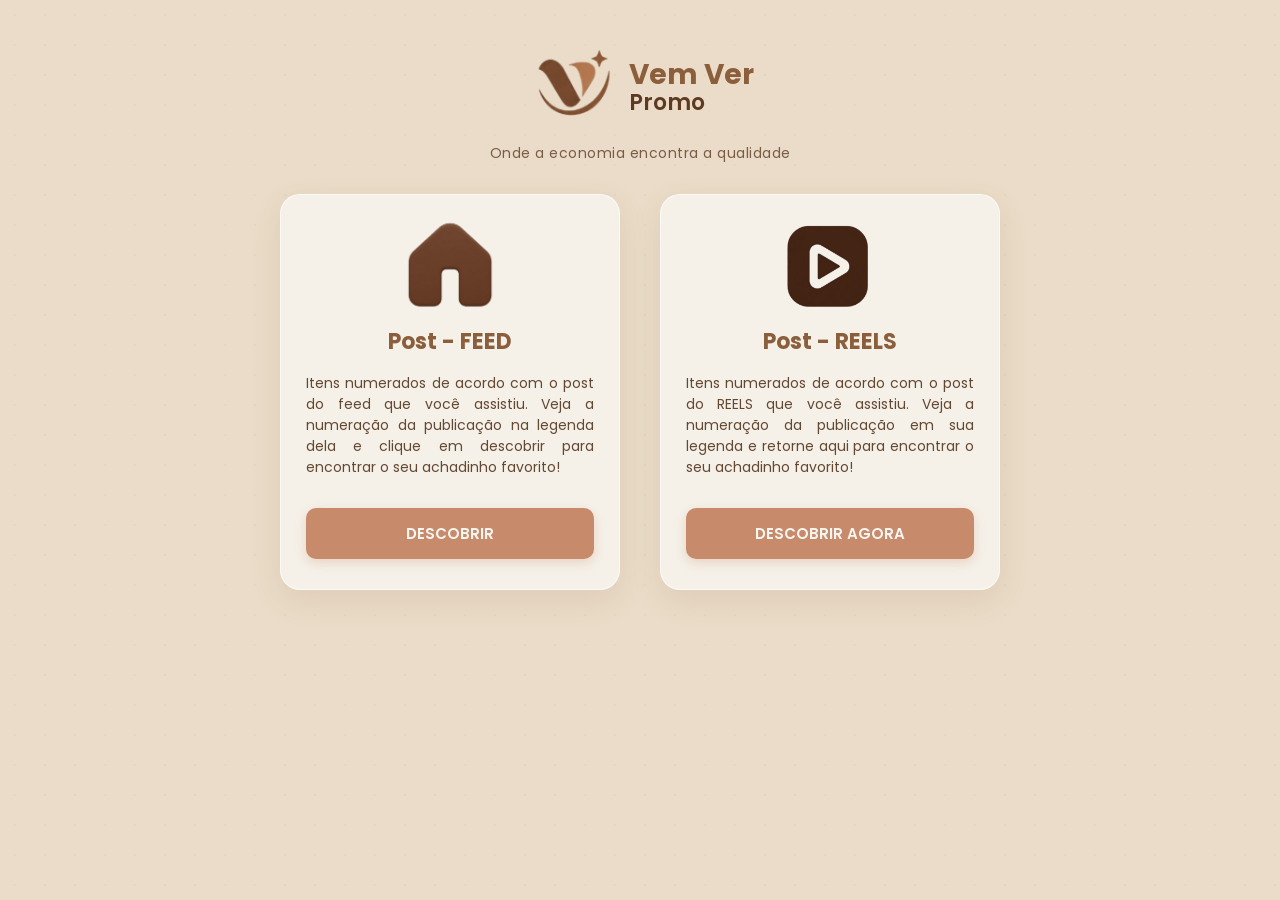
<file: index.html>
<!DOCTYPE html>
<html lang="pt-BR">
<head>
    <meta charset="UTF-8">
    <meta name="viewport" content="width=device-width, initial-scale=1.0">
    <title>Vem Ver Promo - Início</title>
    <!-- Importando a fonte Poppins para um visual moderno -->
    <link href="https://fonts.googleapis.com/css2?family=Poppins:wght@300;400;500;600;700&display=swap" rel="stylesheet">
    <style>
        * {
            margin: 0;
            padding: 0;
            box-sizing: border-box;
            font-family: 'Poppins', sans-serif;
        }

        body {
            background-color: #EADCC8; /* Bege Areia */
            color: #4A3525;
            min-height: 100vh;
            display: flex;
            flex-direction: column;
            align-items: center;
            justify-content: flex-start;
            padding: 40px 20px;
            overflow-x: hidden;
            position: relative;
        }

        /* Elementos decorativos de fundo subtis */
        body::before {
            content: '';
            position: absolute;
            width: 100%;
            height: 100%;
            top: 0;
            left: 0;
            background-image: radial-gradient(#8B5E3C 0.75px, transparent 0.75px);
            background-size: 30px 30px;
            opacity: 0.05;
            z-index: -1;
        }

        /* Cabeçalho / Logo */
        header {
            text-align: center;
            margin-bottom: 30px;
        }

        .logo-container {
            display: flex;
            align-items: center;
            justify-content: center;
            gap: 12px;
            margin-bottom: 8px;
        }

        .logo-text {
            font-size: 28px;
            font-weight: 700;
            color: #8B5E3C;
            line-height: 1.1;
            text-align: left;
        }

        .logo-text span {
            display: block;
            font-size: 22px;
            font-weight: 600;
            color: #5D3A20;
        }

        .slogan {
            font-size: 14px;
            color: #7A5C46;
            font-weight: 400;
            letter-spacing: 0.5px;
        }

        /* Container dos Cards - ajustado para 2 cards */
        .cards-container {
            display: flex;
            gap: 40px; /* Aumentei um pouco o espaço entre os 2 cards */
            max-width: 720px; /* Largura máxima para 2 cartões lado a lado */
            width: 100%;
            justify-content: center;
            flex-wrap: wrap;
            margin-bottom: 20px;
        }

        /* Estilo Individual dos Cards */
        .card {
            background: rgba(247, 245, 239, 0.85); /* Off white translúcido */
            border: 1px solid rgba(255, 255, 255, 0.6);
            backdrop-filter: blur(10px);
            border-radius: 20px;
            padding: 30px 25px;
            width: 340px; /* Ligeiramente mais largos para melhor preenchimento */
            text-align: center;
            box-shadow: 0 10px 30px rgba(139, 94, 60, 0.12);
            transition: transform 0.3s ease, box-shadow 0.3s ease;
            display: flex;
            flex-direction: column;
            justify-content: space-between;
        }

        .card:hover {
            transform: translateY(-8px);
            box-shadow: 0 15px 35px rgba(139, 94, 60, 0.2);
        }

        .card-icon {
            font-size: 50px; /* Ícones ligeiramente maiores */
            margin-bottom: 20px;
            height: 80px;
            display: flex;
            align-items: center;
            justify-content: center;
        }

        .card h2 {
            font-size: 22px;
            font-weight: 700;
            color: #8B5E3C;
            margin-bottom: 15px;
        }

        .card p {
            font-size: 14px;
            color: #634832;
            margin-bottom: 30px;
            line-height: 1.5;
        }

        /* Botões */
        .card-btn {
            background-color: #C78A6B; /* Terracotta Suave */
            color: #F7F5EF;
            border: none;
            padding: 14px 24px;
            border-radius: 10px;
            font-weight: 600;
            font-size: 15px;
            cursor: pointer;
            transition: background-color 0.2s ease, transform 0.1s ease;
            box-shadow: 0 4px 12px rgba(199, 138, 107, 0.3);
            text-decoration: none;
            display: inline-block;
            width: 100%; /* Botão ocupa a largura total do card */
        }

        .card-btn:hover {
            background-color: #8B5E3C; /* Marrom Terra */
        }

        .card-btn:active {
            transform: scale(0.98);
        }


        .scroll-indicator span {
            font-size: 16px;
        }

        @keyframes bounce {
            0%, 20%, 50%, 80%, 100% {
                transform: translateY(0);
            }
            40% {
                transform: translateY(-5px);
            }
            60% {
                transform: translateY(-3px);
            }
        }

        /* Responsividade para telas menores */
        @media (max-width: 768px) { /* Ajuste do ponto de quebra para 2 cards */
            .cards-container {
                flex-direction: column;
                align-items: center;
                gap: 24px;
            }
            .card {
                width: 100%;
                max-width: 360px;
            }
        }
    </style>
</head>
<body>

    <!-- Cabeçalho com Logo -->
    <header>
        <div class="logo-container">
            <div class="logo-icon">
                <img src="img/image.png" width="90" alt="Logo Vem Ver Promo">
            </div>
            <div class="logo-text">
                Vem Ver <span>Promo</span>
            </div>
        </div>
        <p class="slogan">Onde a economia encontra a qualidade</p>
    </header>

    <!-- Secção dos Cards - Apenas 2 -->
    <main class="cards-container">
        <!-- Card 1: Achadinhos -->
        <div class="card">
            <div class="card-icon">
                <img src="img/icon-feed.png" width="120" alt="Ícone de Feed">
            </div>
            <div>
                <h2>Post - FEED</h2>
                <p style="text-align: justify;">Itens numerados de acordo com o post do feed que você assistiu. Veja a numeração da publicação na legenda dela e clique em descobrir para encontrar o seu achadinho favorito!</p>
            </div>
            <a href="achadinhos.html" class="card-btn">DESCOBRIR</a>
        </div>

        <!-- Card 2: Reels das Promos -->
        <div class="card">
            <div class="card-icon">
                <img src="img/icon-reels.png" width="150" alt="Ícone de Reels">
            </div>
            <div>
                <h2>Post - REELS</h2>
                <p style="text-align: justify;">Itens numerados de acordo com o post do REELS que você assistiu. Veja a numeração da publicação em sua legenda e retorne aqui para encontrar o seu achadinho favorito!</p>
            </div>
            <a href="reels.html" class="card-btn" target="_blank" rel="noopener">DESCOBRIR AGORA</a>
        </div>
    </main>
</body>
</html>
</file>
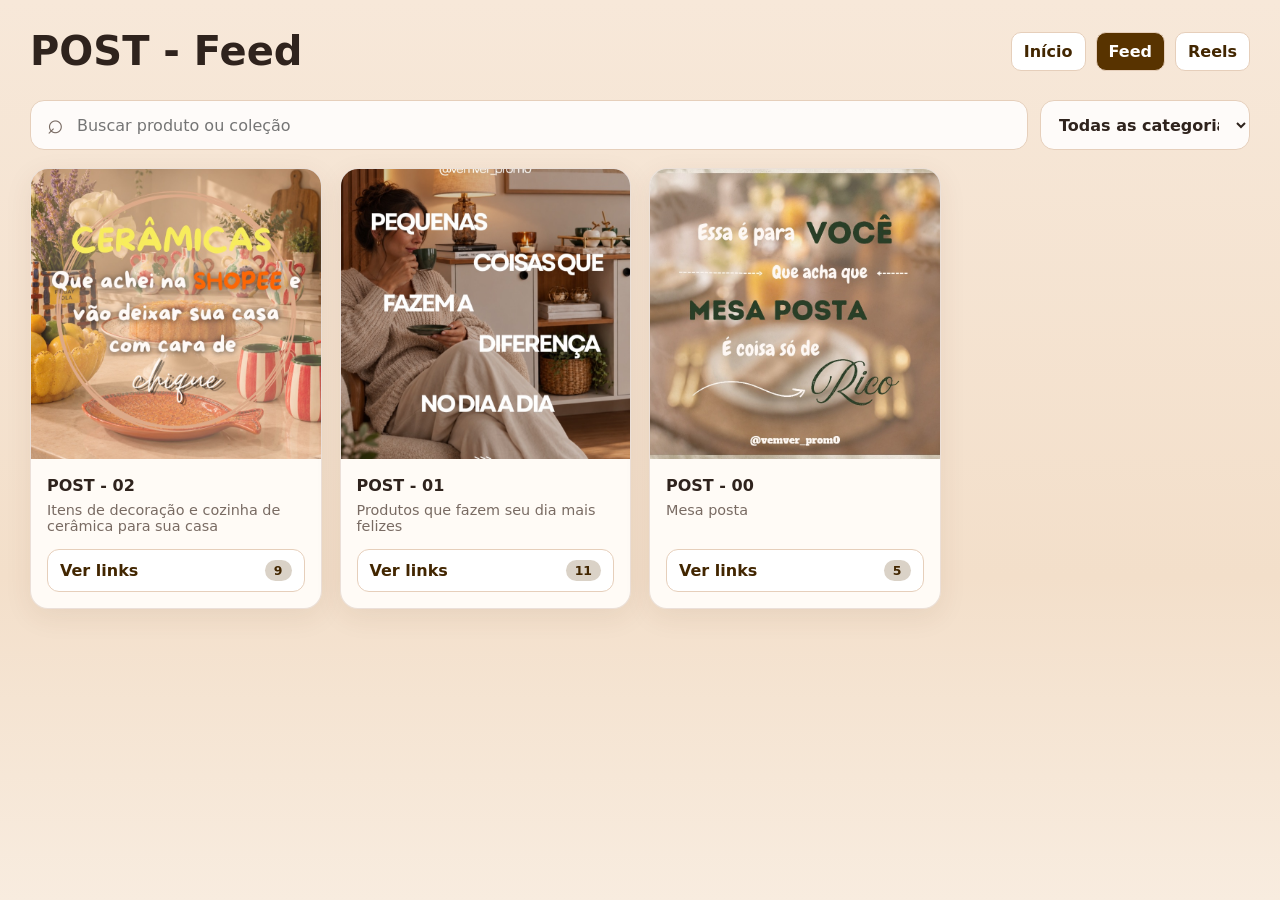
<file: achadinhos.html>
<!doctype html>
<html lang="pt-BR">
<head>
  <meta charset="utf-8">
  <meta name="viewport" content="width=device-width,initial-scale=1">
  <meta name="description" content="Produtos e ofertas em um só lugar">
  <title>Produtos e promoções</title>
  <link rel="stylesheet" href="css/estilo.css">
  <link rel="stylesheet" href="css/reels-extra.css">
  <script src="js/dados.js" defer></script>
  <script src="js/loja.js" defer></script>
</head>
<body>
  <header class="site-head"><h1 id="site-title">Produtos e promoções</h1><nav class="catalog-nav" aria-label="Vitrines"><a href="index.html">Início</a><a href="achadinhos.html" aria-current="page">Feed</a><a href="reels.html">Reels</a></nav></header>
  <div class="tools">
    <label class="search"><span aria-hidden="true">⌕</span><input id="search" type="search" placeholder="Buscar produto ou coleção" aria-label="Buscar produto ou coleção"></label>
    <select id="filter" aria-label="Filtrar categoria"><option value="all">Todas as categorias</option></select>
  </div>
  <main>
    <section class="grid" id="cards" aria-label="Produtos e coleções"></section>
    <div class="empty" id="empty" hidden>Nenhum produto corresponde à sua busca.</div>
  </main>
</body>
</html>
</file>
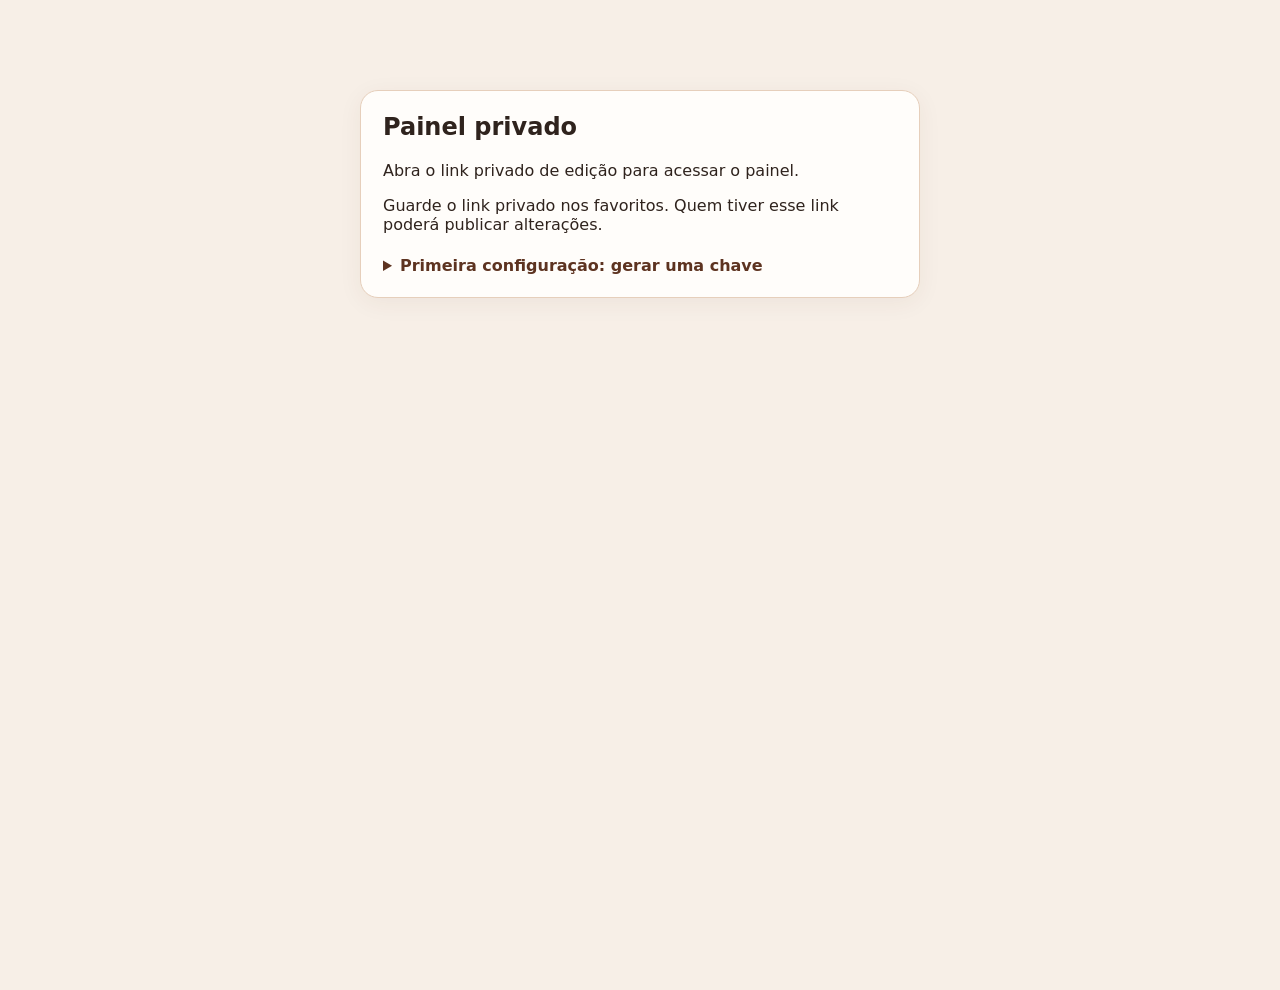
<file: admin.html>
<!doctype html>
<html lang="pt-BR">
<head>
  <meta charset="utf-8">
  <meta name="viewport" content="width=device-width, initial-scale=1">
  <title>Editar vitrine</title>
  <link rel="stylesheet" href="css/estilo.css">
  <script src="js/dados.js" defer></script>
  <script src="js/admin.js" defer></script>
</head>
<body class="admin-page">
  <section id="access-gate" class="access-gate panel">
    <h1>Painel privado</h1>
    <p id="access-message">Verificando seu link de edição...</p>
    <p>Guarde o link privado nos favoritos. Quem tiver esse link poderá publicar alterações.</p>
    <details><summary>Primeira configuração: gerar uma chave</summary>
      <button id="generate-key" class="button secondary" type="button">Gerar chave segura</button>
      <p id="generated-key" class="generated-key"></p>
      <small>Copie a chave para o segredo <strong>PUBLISH_KEY</strong> na Cloudflare. Depois abra o link mostrado aqui.</small>
    </details>
  </section>
  <header class="admin-header">
    <div><p class="eyebrow">Painel da vitrine</p><h1>Editar produtos</h1><p>Adicione cards, fotos e links sem editar código.</p></div>
    <a class="button secondary" href="index.html" target="_blank" rel="noopener">Ver vitrine ↗</a>
  </header>
  <main class="admin-layout">
    <aside class="admin-side panel">
      <h2>Cards <span id="product-count"></span></h2>
      <button class="button" id="add-product" type="button">+ Adicionar card</button>
      <div id="product-list" class="product-list"></div>
    </aside>
    <section class="admin-content">
      <div class="panel">
        <h2>Dados da vitrine</h2>
        <div class="field-row">
          <label>Nome da vitrine<input id="site-title" maxlength="90" placeholder="Produtos e promoções"></label>
          <label>Cor principal<input id="brand" type="color" value="#7c442b"></label>
        </div>
      </div>
      <form id="editor" class="panel">
        <div class="panel-heading"><h2 id="editor-heading">Editar card</h2><button class="button danger" id="delete-product" type="button">Excluir card</button></div>
        <div class="field-row"><label>Título do card *<input name="title" maxlength="120" required placeholder="Ex.: Achados para cozinha"></label><label>Categoria<input name="category" maxlength="60" placeholder="Ex.: Decoração" list="categories"><datalist id="categories"></datalist></label></div>
        <label>Descrição<input name="subtitle" maxlength="220" placeholder="Uma frase curta sobre os produtos"></label>
        <label>URL da imagem<input name="img" type="text" placeholder="https://site.com/imagem.jpg"></label>
        <label class="file-label">Ou escolher uma foto do aparelho<input id="image-upload" type="file" accept="image/*"><small>A foto é reduzida antes de salvar. Para imagens grandes ou muitos produtos, prefira um link de imagem.</small></label>
        <img id="image-preview" class="image-preview" alt="Prévia da imagem" hidden>
        <label class="checkbox"><input name="pinned" type="checkbox"> Destacar este card</label>
        <div class="panel-heading"><h3>Links deste card</h3><button class="button secondary" id="add-link" type="button">+ Adicionar link</button></div>
        <div id="link-list" class="link-edit-list"></div>
        <div class="editor-actions"><button class="button" type="submit">Salvar card</button><button class="button secondary" id="move-up" type="button">↑ Subir</button><button class="button secondary" id="move-down" type="button">↓ Descer</button></div>
      </form>
      <div class="panel publish-panel">
        <h2>Publicar no site</h2>
        <p>Depois de editar, clique em <strong>Publicar agora</strong>. O painel cria um commit no GitHub e a Cloudflare atualiza a vitrine após o deploy. O rascunho continua salvo neste navegador.</p>
        <div class="editor-actions"><button class="button" id="publish" type="button">Publicar agora</button><button class="button secondary" id="export-backup" type="button">Baixar backup JSON</button><label class="button secondary import-label">Importar backup JSON<input id="import-backup" type="file" accept="application/json,.json" hidden></label></div>
        <p class="notice">O link privado permite publicar sem entrar no GitHub. Não o envie a visitantes. Para editar em outro aparelho, abra o link privado lá; use o backup JSON para transferir rascunhos ainda não publicados.</p>
        <button class="text-button" id="reset-draft" type="button">Descartar rascunho e voltar aos dados publicados</button>
      </div>
      <p id="status" class="status" role="status" aria-live="polite"></p>
    </section>
  </main>
</body>
</html>
</file>
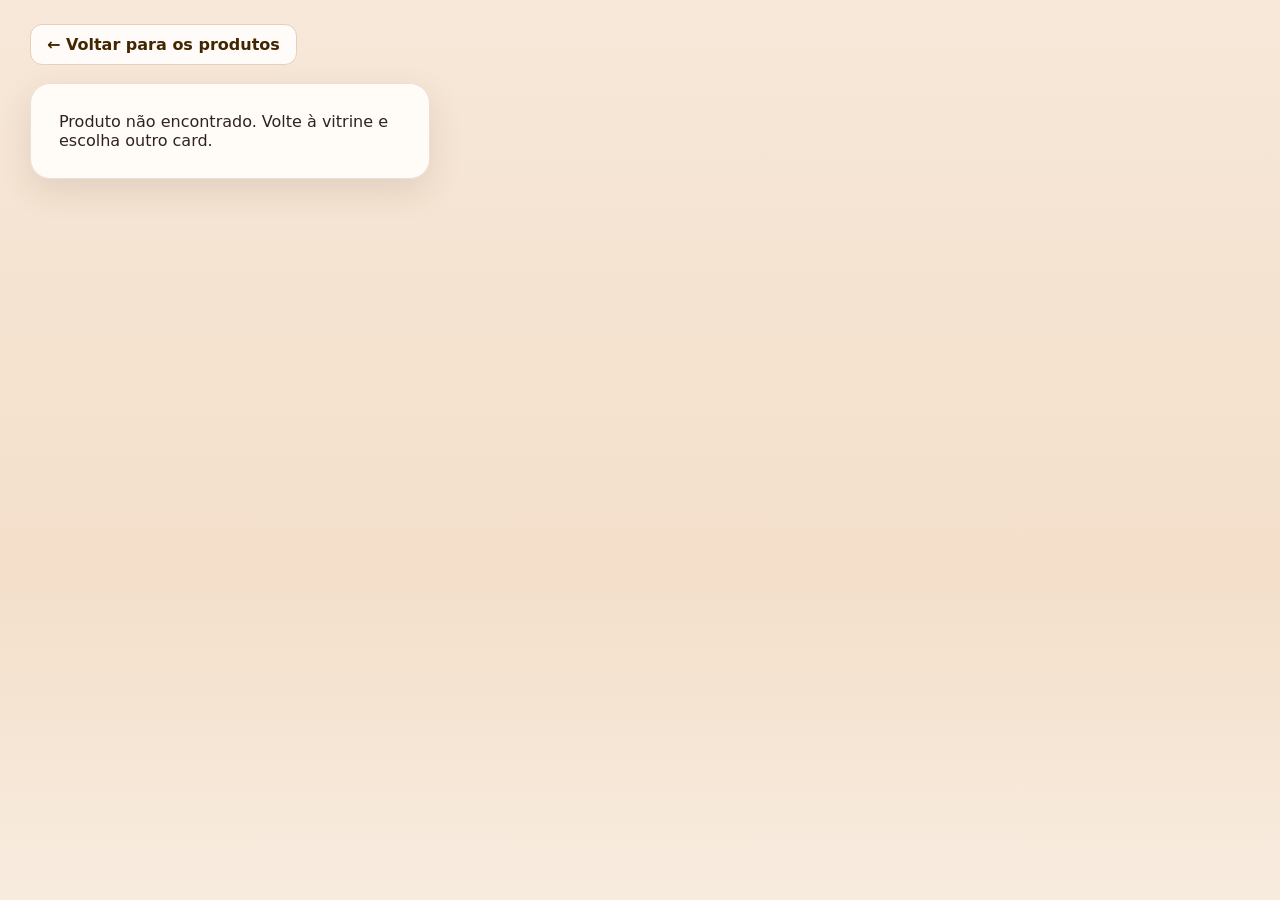
<file: post.html>
<!doctype html>
<html lang="pt-BR">
<head>
  <meta charset="utf-8">
  <meta name="viewport" content="width=device-width, initial-scale=1">
  <title>Links do produto</title>
  <link rel="stylesheet" href="css/estilo.css">
  <script src="js/dados.js" defer></script>
  <script src="js/loja.js" defer></script>
</head>
<body>
  <header class="post-header"><a href="index.html" class="btn-back">← Voltar para os produtos</a></header>
  <main class="post-container" id="post-container">
    <div class="post-media"><img id="post-img" alt="Imagem do produto"></div>
    <div class="post-details">
      <span class="post-badge" id="post-category"></span>
      <h1 id="post-title"></h1>
      <p class="post-subtitle" id="post-subtitle"></p>
      <div class="links-list" id="links-container"></div>
    </div>
  </main>
</body>
</html>
</file>
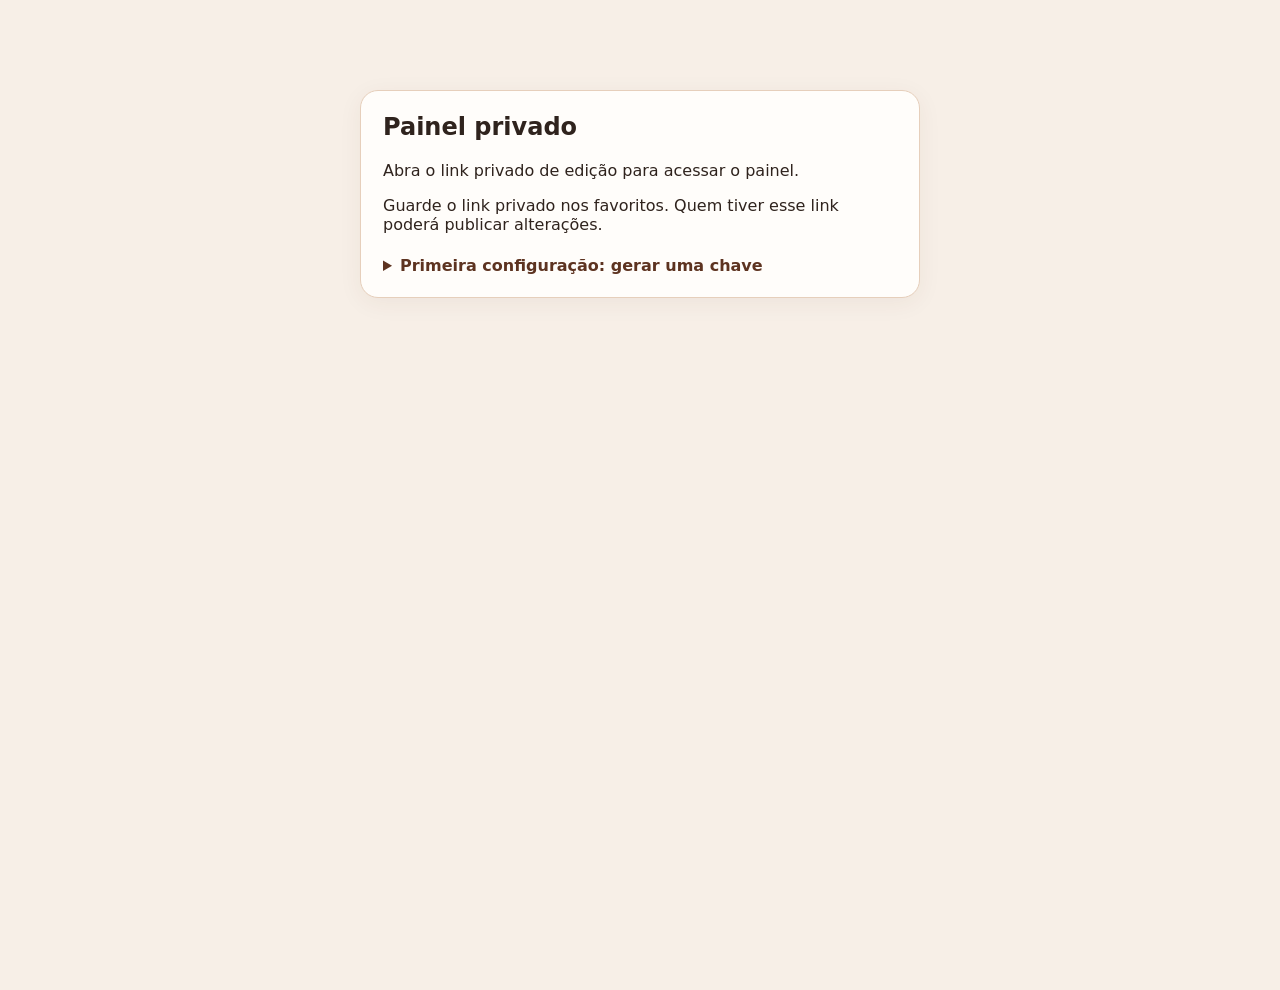
<file: reels-admin.html>
<!doctype html>
<html lang="pt-BR">
<head>
  <meta charset="utf-8">
  <meta name="viewport" content="width=device-width, initial-scale=1">
  <title>Editar Reels</title>
  <link rel="stylesheet" href="css/estilo.css">
  <link rel="stylesheet" href="css/reels-extra.css">
  <script src="js/dados.js" defer></script>
  <script src="js/tema-feed.js" defer></script>
  <script src="js/reels-dados.js" defer></script>
  <script src="js/admin.js" defer></script>
</head>
<body class="admin-page" data-catalog="reels">
  <section id="access-gate" class="access-gate panel">
    <h1>Painel privado</h1>
    <p id="access-message">Verificando seu link de edição...</p>
    <p>Guarde o link privado nos favoritos. Quem tiver esse link poderá publicar alterações.</p>
    <details><summary>Primeira configuração: gerar uma chave</summary>
      <button id="generate-key" class="button secondary" type="button">Gerar chave segura</button>
      <p id="generated-key" class="generated-key"></p>
      <small>Copie a chave para o segredo <strong>PUBLISH_KEY</strong> na Cloudflare. Depois abra o link mostrado aqui.</small>
    </details>
  </section>
  <header class="admin-header">
    <div><p class="eyebrow">Painel do Reels</p><h1>Editar produtos dos Reels</h1><p>Adicione cards, fotos e links sem editar código.</p></div>
    <a class="button secondary" href="reels.html" target="_blank" rel="noopener">Ver Reels ↗</a>
  </header>
  <nav class="admin-catalog-nav" aria-label="Editar catálogos"><a id="feed-admin-link" class="button secondary" href="admin.html">Editar Feed</a><span class="button" aria-current="page">Editar Reels</span></nav>
  <main class="admin-layout">
    <aside class="admin-side panel">
      <h2>Cards <span id="product-count"></span></h2>
      <button class="button" id="add-product" type="button">+ Adicionar card</button>
      <div id="product-list" class="product-list"></div>
    </aside>
    <section class="admin-content">
      <div class="panel">
        <h2>Dados da vitrine</h2>
        <div class="field-row">
          <label>Nome da vitrine<input id="site-title" maxlength="90" placeholder="Produtos e promoções"></label>
          <label>Cor principal<input id="brand" type="color" value="#7c442b"></label>
        </div>
      </div>
      <form id="editor" class="panel">
        <div class="panel-heading"><h2 id="editor-heading">Editar card</h2><button class="button danger" id="delete-product" type="button">Excluir card</button></div>
        <div class="field-row"><label>Título do card *<input name="title" maxlength="120" required placeholder="Ex.: Achados para cozinha"></label><label>Categoria<input name="category" maxlength="60" placeholder="Ex.: Decoração" list="categories"><datalist id="categories"></datalist></label></div>
        <label>Descrição<input name="subtitle" maxlength="220" placeholder="Uma frase curta sobre os produtos"></label>
        <label>URL da imagem<input name="img" type="text" placeholder="https://site.com/imagem.jpg"></label>
        <label class="file-label">Ou escolher uma foto do aparelho<input id="image-upload" type="file" accept="image/*"><small>A foto é reduzida antes de salvar. Para imagens grandes ou muitos produtos, prefira um link de imagem.</small></label>
        <img id="image-preview" class="image-preview" alt="Prévia da imagem" hidden>
        <label class="checkbox"><input name="pinned" type="checkbox"> Destacar este card</label>
        <div class="panel-heading"><h3>Links deste card</h3><button class="button secondary" id="add-link" type="button">+ Adicionar link</button></div>
        <div id="link-list" class="link-edit-list"></div>
        <div class="editor-actions"><button class="button" type="submit">Salvar card</button><button class="button secondary" id="move-up" type="button">↑ Subir</button><button class="button secondary" id="move-down" type="button">↓ Descer</button></div>
      </form>
      <div class="panel publish-panel">
        <h2>Publicar no site</h2>
        <p>Depois de editar, clique em <strong>Publicar agora</strong>. O painel cria um commit no GitHub e a Cloudflare atualiza a vitrine após o deploy. O rascunho continua salvo neste navegador.</p>
        <div class="editor-actions"><button class="button" id="publish" type="button">Publicar agora</button><button class="button secondary" id="export-backup" type="button">Baixar backup JSON</button><label class="button secondary import-label">Importar backup JSON<input id="import-backup" type="file" accept="application/json,.json" hidden></label></div>
        <p class="notice">O link privado permite publicar sem entrar no GitHub. Não o envie a visitantes. Para editar em outro aparelho, abra o link privado lá; use o backup JSON para transferir rascunhos ainda não publicados.</p>
        <button class="text-button" id="reset-draft" type="button">Descartar rascunho e voltar aos dados publicados</button>
      </div>
      <p id="status" class="status" role="status" aria-live="polite"></p>
    </section>
  </main>
</body>
</html>
</file>
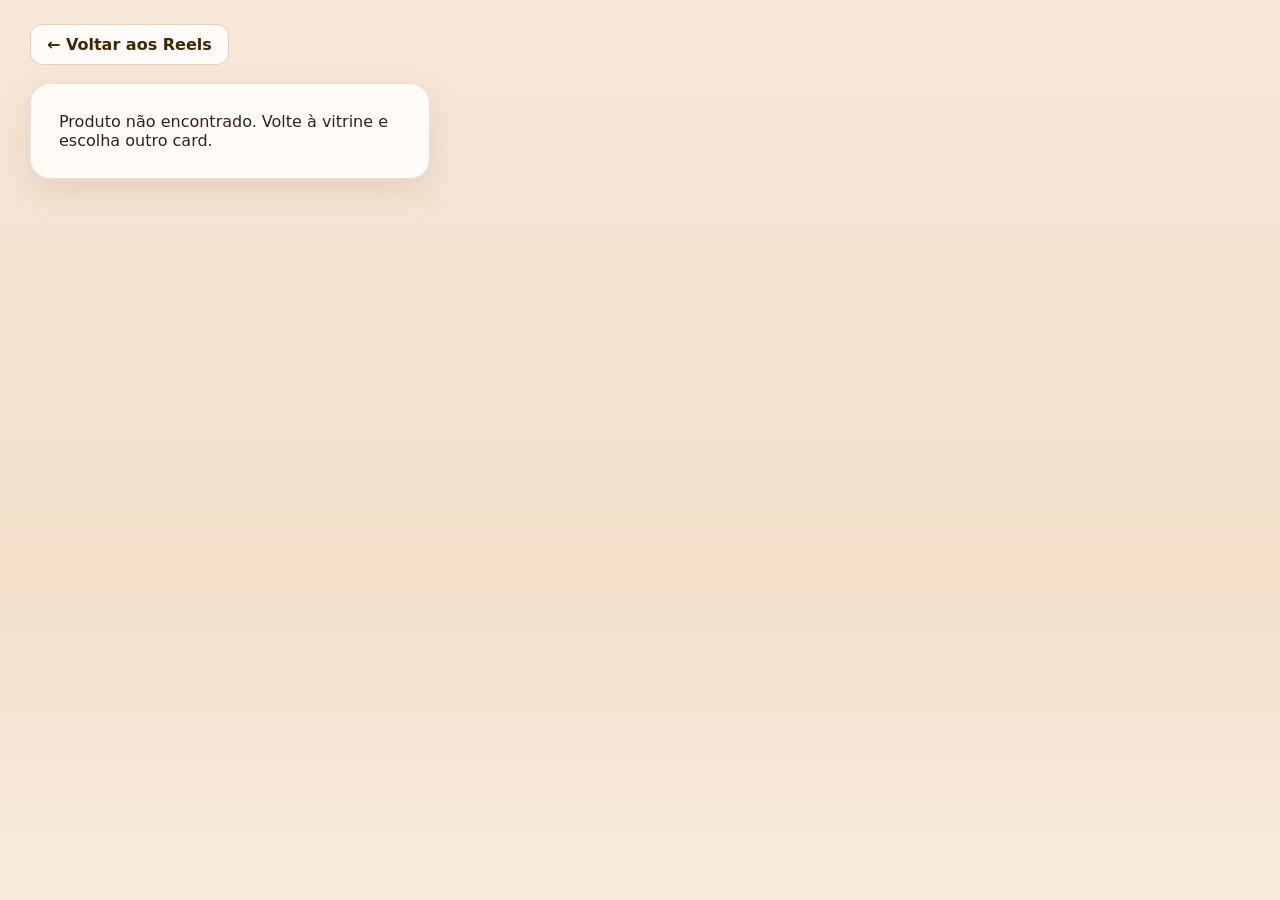
<file: reels-post.html>
<!doctype html>
<html lang="pt-BR">
<head>
  <meta charset="utf-8">
  <meta name="viewport" content="width=device-width, initial-scale=1">
  <title>Links do produto</title>
  <link rel="stylesheet" href="css/estilo.css">
  <script src="js/dados.js" defer></script>
  <script src="js/tema-feed.js" defer></script>
  <script src="js/reels-dados.js" defer></script>
  <script src="js/reels-loja.js" defer></script>
</head>
<body>
  <header class="post-header"><a href="reels.html" class="btn-back">← Voltar aos Reels</a></header>
  <main class="post-container" id="post-container">
    <div class="post-media"><img id="post-img" alt="Imagem do produto"></div>
    <div class="post-details">
      <span class="post-badge" id="post-category"></span>
      <h1 id="post-title"></h1>
      <p class="post-subtitle" id="post-subtitle"></p>
      <div class="links-list" id="links-container"></div>
    </div>
  </main>
</body>
</html>
</file>
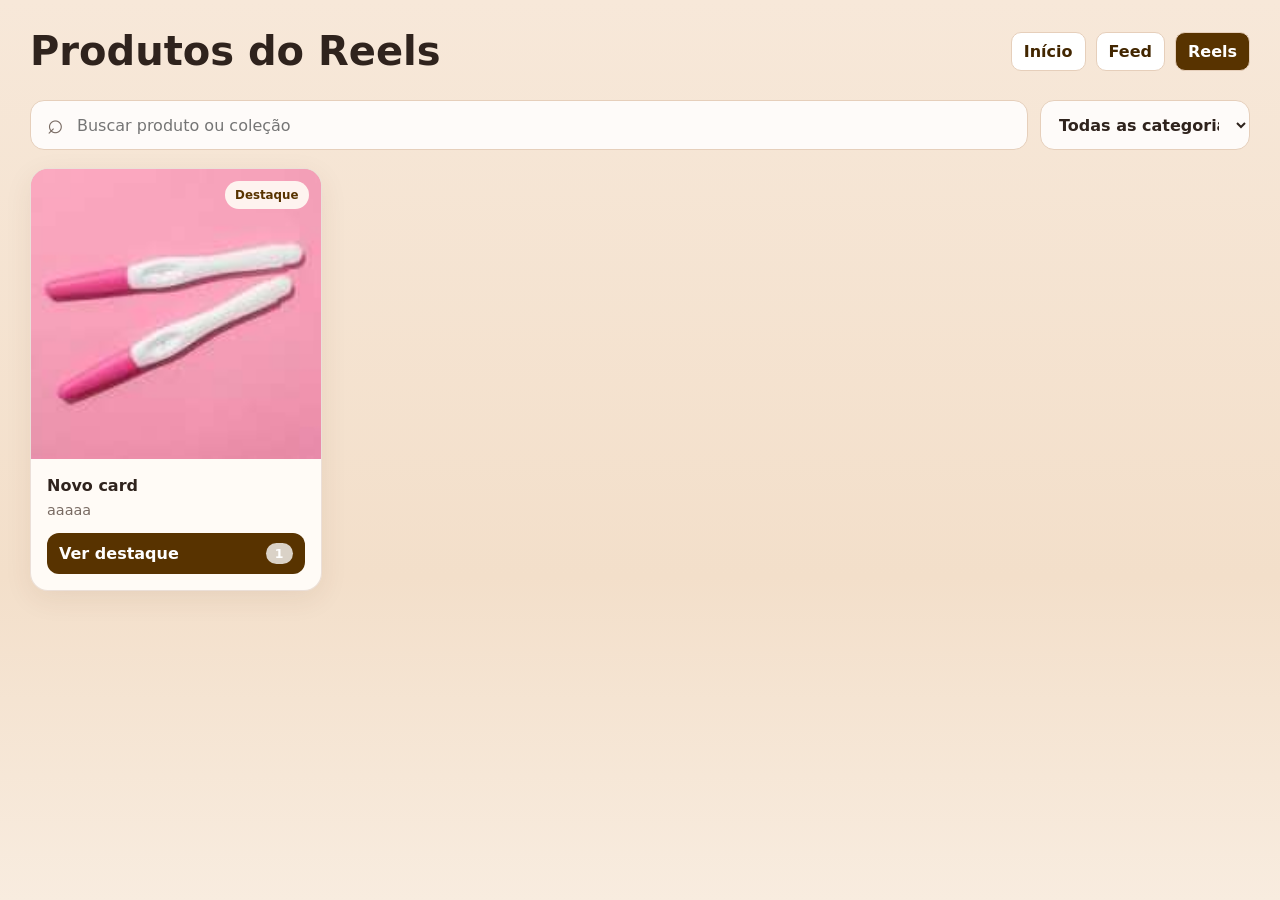
<file: reels.html>
<!doctype html>
<html lang="pt-BR">
<head>
  <meta charset="utf-8">
  <meta name="viewport" content="width=device-width,initial-scale=1">
  <meta name="description" content="Produtos e ofertas em um só lugar">
  <title>Produtos do Reels</title>
  <link rel="stylesheet" href="css/estilo.css">
  <link rel="stylesheet" href="css/reels-extra.css">
  <script src="js/dados.js" defer></script>
  <script src="js/tema-feed.js" defer></script>
  <script src="js/reels-dados.js" defer></script>
  <script src="js/reels-loja.js" defer></script>
</head>
<body>
  <header class="site-head"><h1 id="site-title">Produtos do Reels</h1><nav class="catalog-nav" aria-label="Vitrines"><a href="index.html">Início</a><a href="achadinhos.html">Feed</a><a href="reels.html" aria-current="page">Reels</a></nav></header>
  <div class="tools">
    <label class="search"><span aria-hidden="true">⌕</span><input id="search" type="search" placeholder="Buscar produto ou coleção" aria-label="Buscar produto ou coleção"></label>
    <select id="filter" aria-label="Filtrar categoria"><option value="all">Todas as categorias</option></select>
  </div>
  <main>
    <section class="grid" id="cards" aria-label="Produtos e coleções"></section>
    <div class="empty" id="empty" hidden>Nenhum produto corresponde à sua busca.</div>
  </main>
</body>
</html>
</file>
<file: css/estilo.css>
:root {
  --ink: #2f231d;
  --muted: #796b63;
  --brand: #7c442b;
  --brand-dark: #5f301f;
  --beige: #f3dfca;
  --cream: #fffaf4;
  --line: #e6cfbb;
  --white: #fff;
  --shadow: 0 12px 34px rgba(88, 49, 31, .12);
}

* {
  box-sizing: border-box;
}

html {
  scroll-behavior: smooth;
}

body {
  margin: 0;
  color: var(--ink);
  font-family: Inter, ui-sans-serif, system-ui, -apple-system, "Segoe UI", sans-serif;
  background: linear-gradient(180deg, #f7e8d9 0, #f3dfca 36rem, #f8ecdf 100%);
  min-height: 100vh;
}

button, input, select {
  font: inherit;
}

a {
  color: inherit;
}

.tools {
  width: min(1220px, calc(100% - 32px));
  margin: 0 auto 18px;
  padding-top: 26px;
  display: grid;
  grid-template-columns: 1fr 210px;
  gap: 12px;
}

.search {
  position: relative;
}

.search svg {
  position: absolute;
  left: 15px;
  top: 50%;
  transform: translateY(-50%);
  width: 20px;
  color: #8f796b;
}

.search input, .tools select {
  width: 100%;
  height: 50px;
  border: 1px solid var(--line);
  background: rgba(255, 255, 255, .86);
  border-radius: 14px;
  color: var(--ink);
  outline: none;
}

.search input {
  padding: 0 16px 0 46px;
}

.tools select {
  padding: 0 14px;
  font-weight: 700;
}

.search input:focus, .tools select:focus {
  border-color: var(--brand);
  box-shadow: 0 0 0 3px rgba(124, 68, 43, .12);
}

main {
  width: min(1220px, calc(100% - 32px));
  margin: 0 auto;
  padding-bottom: 60px;
}

.grid {
  display: grid;
  grid-template-columns: repeat(4, minmax(0, 1fr));
  gap: 18px;
}

.card {
  background: rgba(255, 252, 248, .96);
  border: 1px solid rgba(124, 68, 43, .15);
  border-radius: 18px;
  overflow: hidden;
  box-shadow: 0 8px 28px rgba(83, 48, 30, .08);
  display: flex;
  flex-direction: column;
  transition: transform .2s ease, box-shadow .2s ease;
}

.card:hover {
  transform: translateY(-4px);
  box-shadow: 0 15px 34px rgba(83, 48, 30, .16);
}

.card-media {
  aspect-ratio: 1/1;
  overflow: hidden;
  background: #dfc0a7;
  position: relative;
}

.card-media img {
  width: 100%;
  height: 100%;
  object-fit: cover;
  display: block;
  transition: transform .35s ease;
}

.card:hover .card-media img {
  transform: scale(1.025);
}

.badge {
  position: absolute;
  right: 12px;
  top: 12px;
  background: rgba(255, 250, 244, .93);
  color: var(--brand);
  border-radius: 999px;
  padding: 7px 10px;
  font-size: .74rem;
  font-weight: 900;
}

.card-body {
  padding: 16px;
  display: flex;
  flex: 1;
  flex-direction: column;
}

.card h2 {
  font-size: 1rem;
  line-height: 1.35;
  margin: 0 0 6px;
}

.card p {
  margin: 0 0 15px;
  color: var(--muted);
  font-size: .9rem;
}

.card-action {
  margin-top: auto;
  display: flex;
  align-items: center;
  justify-content: space-between;
  gap: 10px;
  text-decoration: none;
  border: 1px solid var(--line);
  border-radius: 12px;
  padding: 10px 12px;
  font-weight: 850;
  color: var(--brand-dark);
  background: #fff;
}

.count {
  background: var(--beige);
  border-radius: 999px;
  padding: 3px 9px;
  font-size: .78rem;
}

.pinned .card-action {
  border: 0;
  background: var(--brand);
  color: #fff;
}

.empty {
  display: none;
  text-align: center;
  background: rgba(255, 255, 255, .7);
  border: 1px dashed var(--line);
  border-radius: 16px;
  padding: 40px;
  margin-top: 16px;
  color: var(--muted);
}

/* ESTILOS DA PÁGINA POST.HTML */
.post-header {
  width: min(1220px, calc(100% - 32px));
  margin: 0 auto;
  padding: 24px 0 18px;
}

.btn-back {
  display: inline-flex;
  align-items: center;
  gap: 8px;
  text-decoration: none;
  font-weight: 700;
  color: var(--brand-dark);
  background: rgba(255, 255, 255, 0.85);
  padding: 10px 16px;
  border-radius: 12px;
  border: 1px solid var(--line);
  transition: background 0.2s;
}

.btn-back:hover {
  background: var(--white);
}

.post-container {
  display: grid;
  grid-template-columns: 400px 1fr;
  gap: 28px;
  align-items: start;
}

.post-media {
  background: rgba(255, 252, 248, 0.96);
  border: 1px solid rgba(124, 68, 43, 0.15);
  border-radius: 20px;
  overflow: hidden;
  box-shadow: var(--shadow);
}

.post-media img {
  width: 100%;
  height: auto;
  display: block;
  object-fit: cover;
}

.post-details {
  background: rgba(255, 252, 248, 0.96);
  border: 1px solid rgba(124, 68, 43, 0.15);
  border-radius: 20px;
  padding: 28px;
  box-shadow: var(--shadow);
}

.post-badge {
  display: inline-block;
  background: var(--beige);
  color: var(--brand-dark);
  font-size: 0.8rem;
  font-weight: 800;
  padding: 4px 12px;
  border-radius: 999px;
  margin-bottom: 12px;
  text-transform: uppercase;
}

.post-details h1 {
  margin: 0 0 8px;
  font-size: 1.5rem;
  color: var(--ink);
}

.post-subtitle {
  color: var(--muted);
  margin: 0 0 20px;
  font-size: 0.95rem;
}

.links-list {
  display: flex;
  flex-direction: column;
  gap: 12px;
}

.store-card {
  display: flex;
  align-items: center;
  justify-content: space-between;
  padding: 14px 18px;
  border-radius: 14px;
  text-decoration: none;
  background: var(--white);
  border: 1px solid var(--line);
  transition: transform 0.2s ease, box-shadow 0.2s ease;
}

.store-card:hover {
  transform: translateY(-2px);
  box-shadow: 0 8px 20px rgba(83, 48, 30, 0.1);
}

.store-info {
  display: flex;
  flex-direction: column;
  gap: 2px;
}

.store-name {
  font-size: 0.75rem;
  font-weight: 800;
  color: var(--brand);
  text-transform: uppercase;
}

.product-name {
  font-size: 0.95rem;
  font-weight: 700;
  color: var(--ink);
}

.btn-buy {
  background: var(--brand);
  color: var(--white);
  padding: 10px 16px;
  border-radius: 10px;
  font-weight: 800;
  font-size: 0.88rem;
  white-space: nowrap;
}

.store-card:hover .btn-buy {
  background: var(--brand-dark);
}

/* RESPONSIVIDADE */
@media(max-width:980px) {
  .grid { grid-template-columns: repeat(3, minmax(0, 1fr)); }
}

@media(max-width:768px) {
  .post-container {
    grid-template-columns: 1fr;
    gap: 20px;
  }
  .store-card {
    flex-direction: column;
    align-items: flex-start;
    gap: 10px;
  }
  .btn-buy {
    width: 100%;
    text-align: center;
  }
}

@media(max-width:720px) {
  .tools { grid-template-columns: 1fr; }
  .grid { grid-template-columns: repeat(2, minmax(0, 1fr)); gap: 12px; }
  .card-body { padding: 13px; }
  .card h2 { font-size: .94rem; }
}

@media(max-width:440px) {
  .grid { grid-template-columns: 1fr; }
  .card { display: grid; grid-template-columns: 42% 58%; }
  .card-media { aspect-ratio: auto; min-height: 196px; }
  .badge { right: 8px; top: 8px; }
  .card-body { min-width: 0; }
  .card h2 { font-size: 1rem; }
  .card-action { font-size: .92rem; }
}
/* Vitrine e painel */
:root { --brand-dark: color-mix(in srgb, var(--brand), black 25%); --beige: color-mix(in srgb, var(--brand), white 78%); }
[hidden] { display: none !important; }
.empty:not([hidden]) { display: block; }
.post-container:has(.post-media[hidden]) { grid-template-columns: 1fr; }
.site-head { width: min(1220px, calc(100% - 32px)); margin: 0 auto; padding: 28px 0 0; display: flex; align-items: center; justify-content: space-between; gap: 16px; }
.edit-link { display: inline-flex; align-items: center; flex-shrink: 0; padding: 9px 13px; border: 1px solid var(--line); border-radius: 10px; background: white; color: var(--brand-dark); text-decoration: none; font-size: .88rem; font-weight: 750; }
.edit-link:hover { border-color: var(--brand); }
.site-head h1 { margin: 0; font-size: clamp(1.5rem, 4vw, 2.5rem); }
.search span { position: absolute; left: 17px; top: 7px; font-size: 28px; color: var(--muted); }
.no-image { display: grid; place-items: center; height: 100%; color: var(--brand-dark); font-weight: 700; }
.post-media img { aspect-ratio: 1 / 1; }
.admin-page { background: #f7efe7; }
.admin-header { width: min(1240px, calc(100% - 32px)); margin: auto; padding: 28px 0 18px; display: flex; align-items: center; justify-content: space-between; gap: 18px; }
.admin-header h1 { margin: 0; font-size: clamp(1.6rem, 4vw, 2.3rem); }
.admin-header p { margin: 6px 0; color: var(--muted); }
.admin-header .eyebrow { color: var(--brand); font-weight: 850; text-transform: uppercase; letter-spacing: .1em; font-size: .8rem; }
.admin-layout { width: min(1240px, calc(100% - 32px)); display: grid; grid-template-columns: 275px minmax(0, 1fr); gap: 18px; padding-bottom: 48px; }
.admin-content { min-width: 0; display: grid; align-content: start; gap: 18px; }
.panel { background: #fffdfa; border: 1px solid var(--line); border-radius: 18px; padding: 22px; box-shadow: 0 5px 24px rgba(83, 48, 30, .06); }
.panel h2 { margin: 0 0 18px; font-size: 1.2rem; }
.panel h3 { margin: 0; font-size: 1.05rem; }
.admin-side { align-self: start; position: sticky; top: 14px; }
.product-list { display: grid; gap: 8px; margin-top: 16px; max-height: 64vh; overflow: auto; }
.product-item { display: grid; gap: 3px; width: 100%; text-align: left; cursor: pointer; border: 1px solid var(--line); border-radius: 12px; background: white; padding: 11px; color: var(--ink); }
.product-item.selected { border: 2px solid var(--brand); background: var(--cream); }
.product-item small { color: var(--muted); }
.button { display: inline-flex; align-items: center; justify-content: center; gap: 5px; border: 1px solid var(--brand); border-radius: 10px; padding: 10px 14px; color: white; background: var(--brand); cursor: pointer; text-decoration: none; font-weight: 750; font-size: .9rem; }
.button:hover { filter: brightness(.94); }
.button.secondary { color: var(--brand-dark); background: white; border-color: var(--line); }
.button.danger { color: #a12626; background: #fff8f8; border-color: #edc6c6; }
.button:focus-visible, .product-item:focus-visible, input:focus-visible { outline: 3px solid color-mix(in srgb, var(--brand), white 55%); outline-offset: 2px; }
.panel-heading { display: flex; align-items: center; justify-content: space-between; flex-wrap: wrap; gap: 10px; margin-bottom: 16px; }
.panel-heading h2 { margin: 0; }
.admin-page label:not(.checkbox, .import-label) { display: grid; gap: 7px; font-size: .9rem; font-weight: 750; }
.admin-page input:not([type="checkbox"], [type="file"]), .admin-page textarea { width: 100%; border: 1px solid #d9c7b8; border-radius: 10px; padding: 10px 12px; color: var(--ink); background: #fff; min-width: 0; }
.admin-page input[type="color"] { height: 43px; padding: 4px; }
.admin-page input[type="file"] { max-width: 100%; font-weight: 400; }
.field-row { display: grid; grid-template-columns: minmax(0, 2fr) minmax(130px, 1fr); gap: 14px; margin-bottom: 14px; }
#editor > label { margin-bottom: 14px; }
.file-label small { color: var(--muted); font-weight: 400; }
.image-preview { width: 140px; aspect-ratio: 1; object-fit: cover; border: 1px solid var(--line); border-radius: 12px; margin-bottom: 12px; }
.checkbox { display: flex; gap: 8px; align-items: center; font-weight: 650; }
.link-edit-list { display: grid; gap: 12px; }
.link-row { display: grid; grid-template-columns: 1fr 1.4fr 2fr auto; align-items: end; gap: 9px; padding: 12px; background: #faf2eb; border-radius: 12px; }
.editor-actions { display: flex; flex-wrap: wrap; gap: 9px; margin-top: 18px; }
.publish-panel p { line-height: 1.55; color: #5c514a; }
.publish-panel .notice { font-size: .86rem; }
.text-button { color: var(--brand-dark); background: none; border: 0; text-decoration: underline; cursor: pointer; padding: 14px 0 0; }
.status { margin: 0; min-height: 1.5em; color: #1d6a3d; font-weight: 700; }
.status.error { color: #a12626; }
@media (max-width: 850px) { .admin-layout { grid-template-columns: 1fr; } .admin-side { position: static; } .product-list { max-height: 220px; } .link-row { grid-template-columns: 1fr 1fr; } }
@media (max-width: 560px) { .admin-header { align-items: flex-start; flex-direction: column; } .field-row, .link-row { grid-template-columns: 1fr; } .panel { padding: 16px; } }
@media (max-width: 560px) { .site-head { align-items: flex-start; flex-direction: column; } }

/* A edição fica invisível até o servidor confirmar a chave do link. */
.admin-page:not(.authorized) .admin-header, .admin-page:not(.authorized) .admin-layout { display: none; }
.access-gate { width: min(560px, calc(100% - 32px)); margin: 10vh auto; }
.access-gate h1 { margin-top: 0; }
.access-gate details { margin-top: 22px; }
.access-gate summary { cursor: pointer; color: var(--brand-dark); font-weight: 750; }
.access-gate details .button { margin-top: 15px; }
.generated-key { overflow-wrap: anywhere; white-space: pre-wrap; font-size: .88rem; }
</file>
<file: css/reels-extra.css>
.catalog-nav { display:flex; gap:10px; flex-wrap:wrap; }
.catalog-nav a { color:var(--brand-dark); background:white; padding:9px 12px; border:1px solid var(--line); border-radius:10px; text-decoration:none; font-weight:750; }
.catalog-nav a[aria-current="page"] { background:var(--brand); color:white; }
.admin-catalog-nav { width:min(1240px,calc(100% - 32px)); margin:0 auto 14px; display:flex; gap:10px; }
.admin-page:not(.authorized) .admin-catalog-nav { display:none; }
</file>
